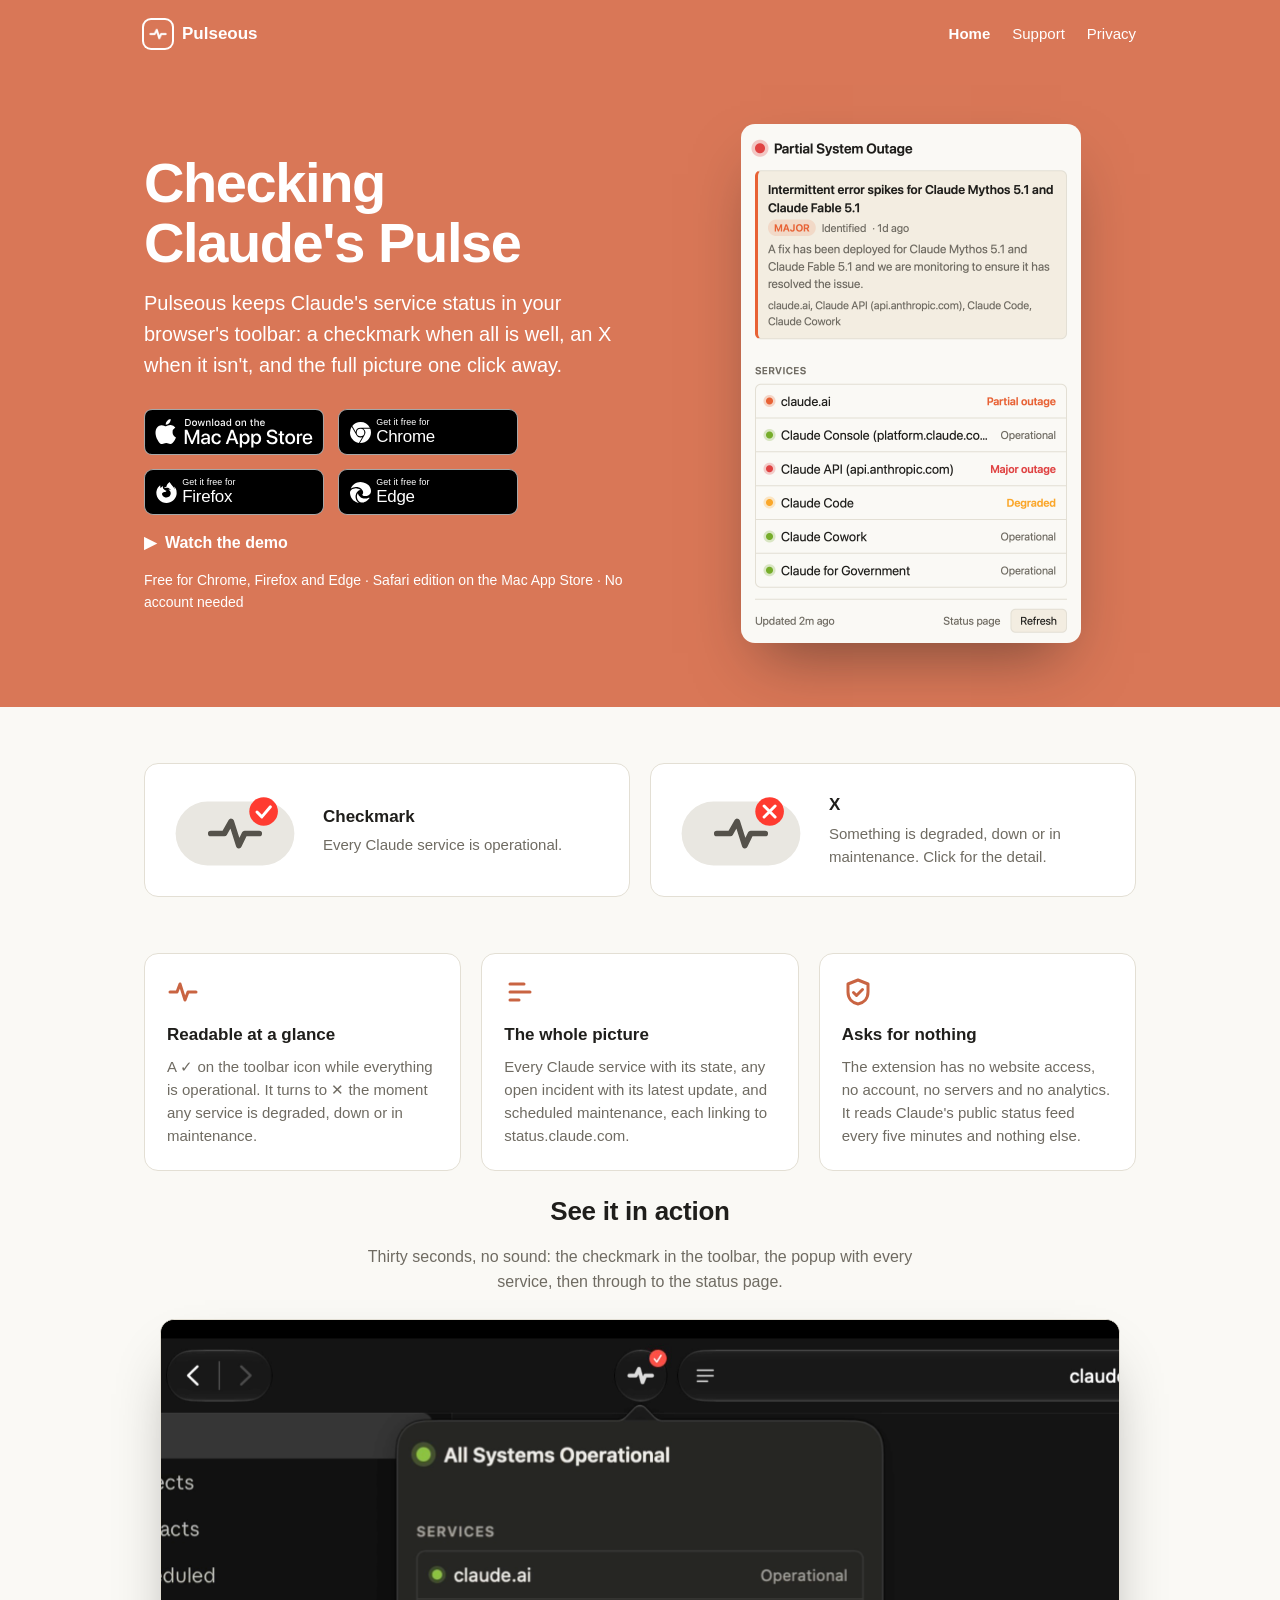
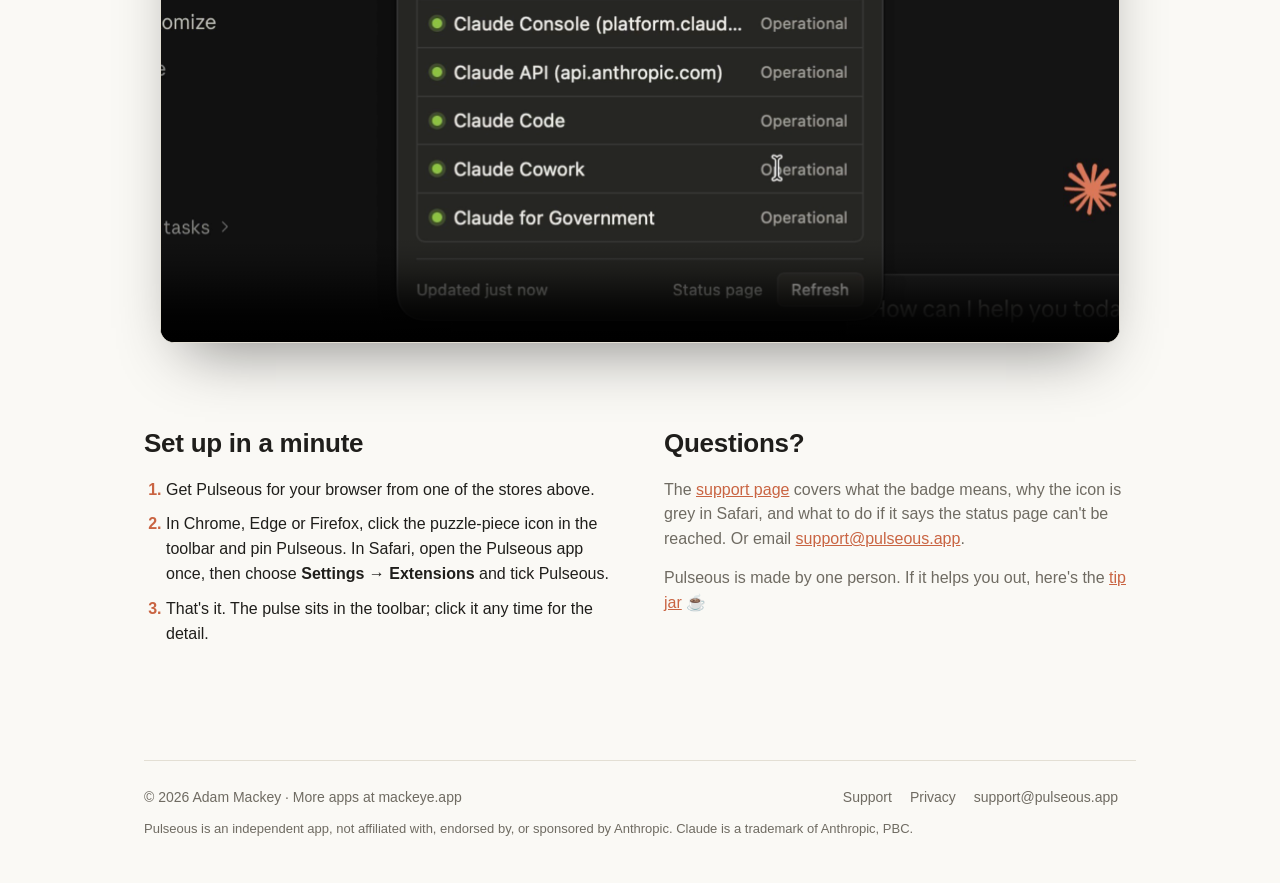
<file: index.html>
<!doctype html>
<html lang="en">
<head>
  <meta charset="utf-8">
  <meta name="viewport" content="width=device-width, initial-scale=1">
  <title>Pulseous – Claude's status, one click away</title>
  <meta name="description" content="A status monitor for Claude in your browser's toolbar: a checkmark when all is well, an X when it isn't, and the full picture one click away.">
  <meta name="theme-color" content="#c96442">
  <link rel="icon" href="favicon.ico" sizes="any">
  <link rel="icon" type="image/png" sizes="192x192" href="favicon-192.png">
  <link rel="icon" type="image/png" sizes="32x32" href="favicon-32.png">
  <link rel="icon" type="image/png" sizes="16x16" href="favicon-16.png">
  <link rel="apple-touch-icon" href="apple-touch-icon.png">
  <meta property="og:type" content="website">
  <meta property="og:site_name" content="Pulseous">
  <meta property="og:title" content="Pulseous – Claude's status, one click away">
  <meta property="og:description" content="A status monitor for Claude in your browser's toolbar: a checkmark when all is well, an X when it isn't, and the full picture one click away.">
  <meta property="og:url" content="https://pulseous.app/">
  <meta property="og:image" content="https://pulseous.app/og.png?v=2">
  <meta name="twitter:card" content="summary_large_image">
  <link rel="canonical" href="https://pulseous.app/">
  <!-- Tells Google the site's name, so results can say "Pulseous" instead of the domain. -->
  <script type="application/ld+json">{"@context": "https://schema.org", "@type": "WebSite", "name": "Pulseous", "url": "https://pulseous.app/"}</script>
  <link rel="stylesheet" href="style.css?v=15">
</head>
<body>
<div class="wrap">
  <nav class="nav">
    <a class="brand" href="index.html"><img src="icon.png" width="28" height="28" alt="">Pulseous</a>
    <div class="links"><a href="index.html" aria-current="page">Home</a><a href="support.html">Support</a><a href="privacy.html">Privacy</a></div>
  </nav>
  <section class="hero">
    <div>
      <h1>Checking Claude's Pulse</h1>
      <p class="lead">Pulseous keeps Claude's service status in your browser's toolbar: a checkmark when all is well, an X when it isn't, and the full picture one click away.</p>
      <div class="badges" id="installs">
        <a class="store-badge" href="https://apps.apple.com/app/pulseous/id6813143227" rel="noopener"><img src="mac-app-store-badge.svg" width="180" height="46" alt="Download on the Mac App Store"></a>
        <a class="store-badge browser" href="https://chromewebstore.google.com/detail/pulseous/ggbklhhohpakjfhkapomhafkbadcjbjk" rel="noopener"><svg viewBox="0 0 24 24" width="24" height="24" fill="currentColor" aria-hidden="true"><path d="M12 0C8.21 0 4.831 1.757 2.632 4.501l3.953 6.848A5.454 5.454 0 0 1 12 6.545h10.691A12 12 0 0 0 12 0zM1.931 5.47A11.943 11.943 0 0 0 0 12c0 6.012 4.42 10.991 10.189 11.864l3.953-6.847a5.45 5.45 0 0 1-6.865-2.29zm13.342 2.166a5.446 5.446 0 0 1 1.45 7.09l.002.001h-.002l-5.344 9.257c.206.01.413.016.621.016 6.627 0 12-5.373 12-12 0-1.54-.29-3.011-.818-4.364zM12 16.364a4.364 4.364 0 1 1 0-8.728 4.364 4.364 0 0 1 0 8.728Z"/></svg><span><small>Get it free for</small>Chrome</span></a>
        <a class="store-badge browser" href="https://addons.mozilla.org/firefox/addon/pulseous/" rel="noopener"><svg viewBox="0 0 24 24" width="24" height="24" fill="currentColor" aria-hidden="true"><path d="M8.824 7.287c.008 0 .004 0 0 0zm-2.8-1.4c.006 0 .003 0 0 0zm16.754 2.161c-.505-1.215-1.53-2.528-2.333-2.943.654 1.283 1.033 2.57 1.177 3.53l.002.02c-1.314-3.278-3.544-4.6-5.366-7.477-.091-.147-.184-.292-.273-.446a3.545 3.545 0 01-.13-.24 2.118 2.118 0 01-.172-.46.03.03 0 00-.027-.03.038.038 0 00-.021 0l-.006.001a.037.037 0 00-.01.005L15.624 0c-2.585 1.515-3.657 4.168-3.932 5.856a6.197 6.197 0 00-2.305.587.297.297 0 00-.147.37c.057.162.24.24.396.17a5.622 5.622 0 012.008-.523l.067-.005a5.847 5.847 0 011.957.222l.095.03a5.816 5.816 0 01.616.228c.08.036.16.073.238.112l.107.055a5.835 5.835 0 01.368.211 5.953 5.953 0 012.034 2.104c-.62-.437-1.733-.868-2.803-.681 4.183 2.09 3.06 9.292-2.737 9.02a5.164 5.164 0 01-1.513-.292 4.42 4.42 0 01-.538-.232c-1.42-.735-2.593-2.121-2.74-3.806 0 0 .537-2 3.845-2 .357 0 1.38-.998 1.398-1.287-.005-.095-2.029-.9-2.817-1.677-.422-.416-.622-.616-.8-.767a3.47 3.47 0 00-.301-.227 5.388 5.388 0 01-.032-2.842c-1.195.544-2.124 1.403-2.8 2.163h-.006c-.46-.584-.428-2.51-.402-2.913-.006-.025-.343.176-.389.206-.406.29-.787.616-1.136.974-.397.403-.76.839-1.085 1.303a9.816 9.816 0 00-1.562 3.52c-.003.013-.11.487-.19 1.073-.013.09-.026.181-.037.272a7.8 7.8 0 00-.069.667l-.002.034-.023.387-.001.06C.386 18.795 5.593 24 12.016 24c5.752 0 10.527-4.176 11.463-9.661.02-.149.035-.298.052-.448.232-1.994-.025-4.09-.753-5.844z"/></svg><span><small>Get it free for</small>Firefox</span></a>
        <a class="store-badge browser" href="https://microsoftedge.microsoft.com/addons/detail/pulseous/eegmeobgehpnplbibhppojjoheoeeodf" rel="noopener"><svg viewBox="0 0 24 24" width="24" height="24" fill="currentColor" aria-hidden="true"><path d="M21.86 17.86q.14 0 .25.12.1.13.1.25t-.11.33l-.32.46-.43.53-.44.5q-.21.25-.38.42l-.22.23q-.58.53-1.34 1.04-.76.51-1.6.91-.86.4-1.74.64t-1.67.24q-.9 0-1.69-.28-.8-.28-1.48-.78-.68-.5-1.22-1.17-.53-.66-.92-1.44-.38-.77-.58-1.6-.2-.83-.2-1.67 0-1 .32-1.96.33-.97.87-1.8.14.95.55 1.77.41.82 1.02 1.5.6.68 1.38 1.21.78.54 1.64.9.86.36 1.77.56.92.2 1.8.2 1.12 0 2.18-.24 1.06-.23 2.06-.72l.2-.1.2-.05zm-15.5-1.27q0 1.1.27 2.15.27 1.06.78 2.03.51.96 1.24 1.77.74.82 1.66 1.4-1.47-.2-2.8-.74-1.33-.55-2.48-1.37-1.15-.83-2.08-1.9-.92-1.07-1.58-2.33T.36 14.94Q0 13.54 0 12.06q0-.81.32-1.49.31-.68.83-1.23.53-.55 1.2-.96.66-.4 1.35-.66.74-.27 1.5-.39.78-.12 1.55-.12.7 0 1.42.1.72.12 1.4.35.68.23 1.32.57.63.35 1.16.83-.35 0-.7.07-.33.07-.65.23v-.02q-.63.28-1.2.74-.57.46-1.05 1.04-.48.58-.87 1.26-.38.67-.65 1.39-.27.71-.42 1.44-.15.72-.15 1.38zM11.96.06q1.7 0 3.33.39 1.63.38 3.07 1.15 1.43.77 2.62 1.93 1.18 1.16 1.98 2.7.49.94.76 1.96.28 1 .28 2.08 0 .89-.23 1.7-.24.8-.69 1.48-.45.68-1.1 1.22-.64.53-1.45.88-.54.24-1.11.36-.58.13-1.16.13-.42 0-.97-.03-.54-.03-1.1-.12-.55-.1-1.05-.28-.5-.19-.84-.5-.12-.09-.23-.24-.1-.16-.1-.33 0-.15.16-.35.16-.2.35-.5.2-.28.36-.68.16-.4.16-.95 0-1.06-.4-1.96-.4-.91-1.06-1.64-.66-.74-1.52-1.28-.86-.55-1.79-.89-.84-.3-1.72-.44-.87-.14-1.76-.14-1.55 0-3.06.45T.94 7.55q.71-1.74 1.81-3.13 1.1-1.38 2.52-2.35Q6.68 1.1 8.37.58q1.7-.52 3.58-.52Z"/></svg><span><small>Get it free for</small>Edge</span></a>
      </div>
      <p class="demo-link"><a id="watch-demo" href="#demo">▶&#xFE0E;&nbsp; Watch the demo</a></p>
      <p class="fineprint">Free for Chrome, Firefox and Edge · Safari edition on the Mac App Store · No account needed</p>
    </div>
    <div class="hero-shot">
      <picture>
        <source srcset="popup-dark.png" media="(prefers-color-scheme: dark)">
        <img src="popup-light.png" width="340" height="519" alt="The Pulseous popup: an open incident and the status of every Claude service">
      </picture>
    </div>
  </section>

  <section class="states" aria-label="What the toolbar badge shows">
    <figure class="state">
      <svg viewBox="0 0 120 84" role="img" aria-label="The Pulseous toolbar icon with a checkmark badge">
        <rect class="tb-bg" x="6" y="16" width="108" height="58" rx="29"/>
        <path class="tb-glyph" d="M38 45H50.3L56.5 34 63.5 56 68.8 45H82"/>
        <circle cx="86" cy="25" r="13" fill="#ff3b30"/>
        <path class="tb-mark" d="M80 25.5l4.4 4.4 7.8-9.2"/>
      </svg>
      <figcaption><strong>Checkmark</strong>Every Claude service is operational.</figcaption>
    </figure>
    <figure class="state">
      <svg viewBox="0 0 120 84" role="img" aria-label="The Pulseous toolbar icon with an X badge">
        <rect class="tb-bg" x="6" y="16" width="108" height="58" rx="29"/>
        <path class="tb-glyph" d="M38 45H50.3L56.5 34 63.5 56 68.8 45H82"/>
        <circle cx="86" cy="25" r="13" fill="#ff3b30"/>
        <path class="tb-mark" d="M81 20l10 10M91 20l-10 10"/>
      </svg>
      <figcaption><strong>X</strong>Something is degraded, down or in maintenance. Click for the detail.</figcaption>
    </figure>
  </section>

  <section class="features">
    <div class="feature">
      <svg viewBox="0 0 32 32" width="32" height="32" fill="none" stroke="currentColor" stroke-width="3" stroke-linecap="round" stroke-linejoin="round" aria-hidden="true"><path d="M3 16h7l3-8 5 16 3-8h8"/></svg>
      <h3>Readable at a glance</h3>
      <p>A ✓ on the toolbar icon while everything is operational. It turns to ✕ the moment any service is degraded, down or in maintenance.</p>
    </div>
    <div class="feature">
      <svg viewBox="0 0 32 32" width="32" height="32" fill="none" stroke="currentColor" stroke-width="3" stroke-linecap="round" aria-hidden="true"><path d="M6 8h14M6 16h20M6 24h9"/></svg>
      <h3>The whole picture</h3>
      <p>Every Claude service with its state, any open incident with its latest update, and scheduled maintenance, each linking to status.claude.com.</p>
    </div>
    <div class="feature">
      <svg viewBox="0 0 32 32" width="32" height="32" fill="none" stroke="currentColor" stroke-width="3" stroke-linecap="round" stroke-linejoin="round" aria-hidden="true"><path d="M16 4l10 4v8c0 7-4.5 11-10 12C10.5 27 6 23 6 16V8z"/><path d="M11.5 16.5l3 3 6-6"/></svg>
      <h3>Asks for nothing</h3>
      <p>The extension has no website access, no account, no servers and no analytics. It reads Claude's public status feed every five minutes and nothing else.</p>
    </div>
  </section>

  <section class="demo" id="demo">
    <h2 class="section-title">See it in action</h2>
    <p class="section-note">Thirty seconds, no sound: the checkmark in the toolbar, the popup with every service, then through to the status page.</p>
    <video class="demo-video" controls preload="metadata" playsinline poster="demo-poster.jpg" width="1920" height="1248">
      <source src="demo.mp4" type="video/mp4">
      Your browser can't play this video. <a href="demo.mp4">Download it</a> instead.
    </video>
  </section>

  <section class="howto">
    <div>
      <h2 class="section-title">Set up in a minute</h2>
      <ol class="steps">
        <li>Get Pulseous for your browser from one of the stores above.</li>
        <li>In Chrome, Edge or Firefox, click the puzzle-piece icon in the toolbar and pin Pulseous. In Safari, open the Pulseous app once, then choose <strong>Settings → Extensions</strong> and tick Pulseous.</li>
        <li>That's it. The pulse sits in the toolbar; click it any time for the detail.</li>
      </ol>
    </div>
    <div>
      <h2 class="section-title">Questions?</h2>
      <p class="section-note">The <a href="support.html">support page</a> covers what the badge means, why the icon is grey in Safari, and what to do if it says the status page can't be reached. Or email <a href="mailto:support@pulseous.app?subject=Pulseous">support@pulseous.app</a>.</p>
      <p class="section-note coffee">Pulseous is made by one person. If it helps you out, here's the <a href="https://buymeacoffee.com/adammackey" rel="noopener">tip jar</a> ☕</p>
    </div>
  </section>
  <footer>
    <div class="row">
      <span>© 2026 Adam Mackey · <a href="https://mackeye.app">More apps at mackeye.app</a></span>
      <span><a href="support.html">Support</a><a href="privacy.html">Privacy</a><a href="mailto:support@pulseous.app?subject=Pulseous">support@pulseous.app</a></span>
    </div>
    <p class="legal">Pulseous is an independent app, not affiliated with, endorsed by, or sponsored by Anthropic. Claude is a trademark of Anthropic, PBC.</p>
  </footer>
</div>
<script>
  // "Watch the demo": scroll to the player and start it (a click counts as a user gesture).
  document.getElementById("watch-demo").addEventListener("click", (e) => {
    const video = document.querySelector(".demo-video");
    if (!video) return;
    e.preventDefault();
    video.scrollIntoView({ behavior: "smooth", block: "center" });
    video.play().catch(() => {});
  });
</script>
<!-- Cloudflare Web Analytics --><script type='module' src='https://static.cloudflareinsights.com/beacon.min.js' data-cf-beacon='{"token": "8187028facce42d5b4481101a3ce2d41"}'></script><!-- End Cloudflare Web Analytics -->
</body>
</html>
</file>
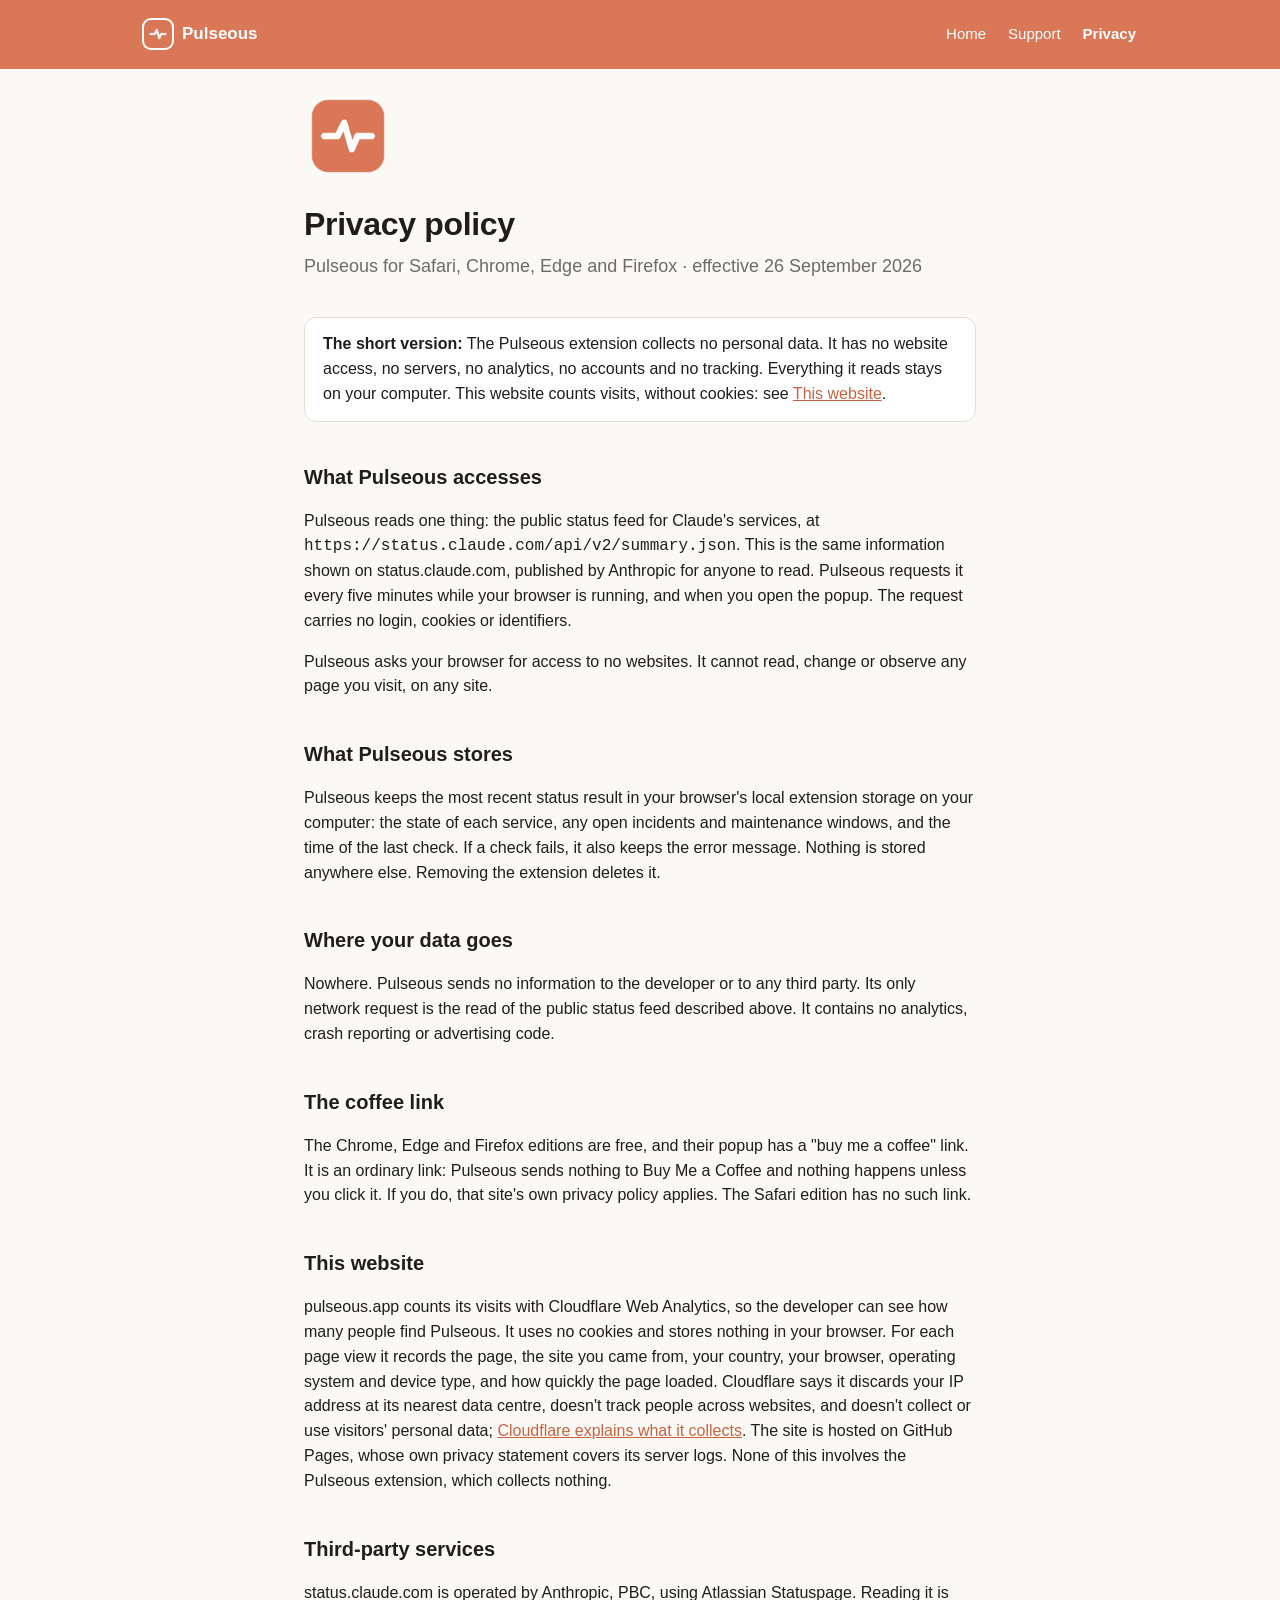
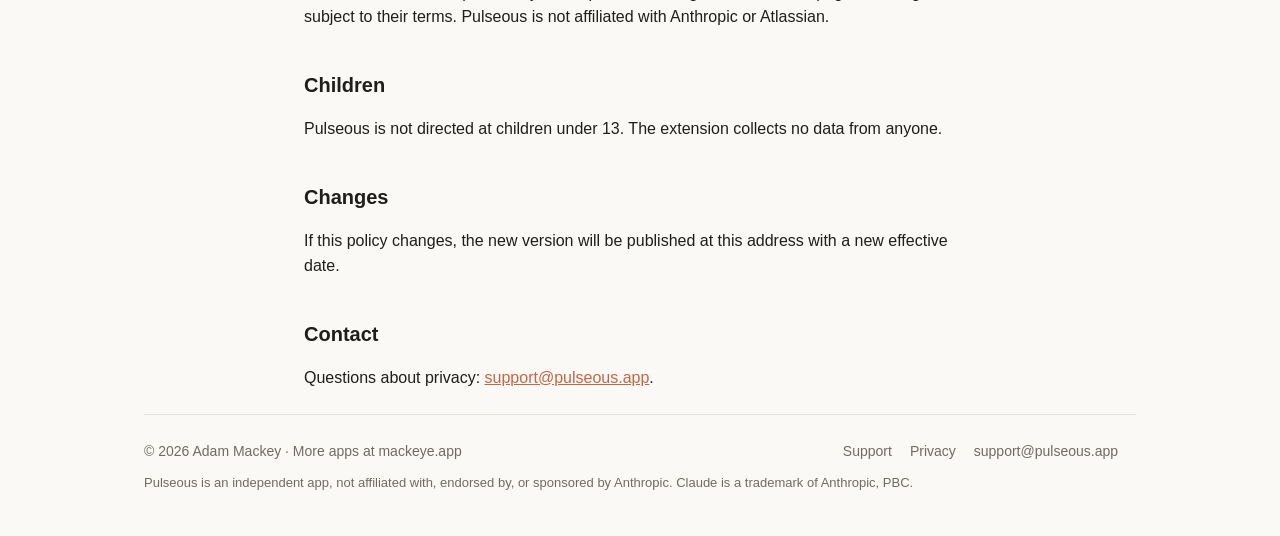
<file: privacy.html>
<!doctype html>
<html lang="en">
<head>
  <meta charset="utf-8">
  <meta name="viewport" content="width=device-width, initial-scale=1">
  <title>Pulseous – privacy policy</title>
  <meta name="description" content="Pulseous collects no personal data: no website access, no servers, no analytics, nothing leaves your computer.">
  <meta name="theme-color" content="#c96442">
  <link rel="icon" href="favicon.ico" sizes="any">
  <link rel="icon" type="image/png" sizes="192x192" href="favicon-192.png">
  <link rel="icon" type="image/png" sizes="32x32" href="favicon-32.png">
  <link rel="icon" type="image/png" sizes="16x16" href="favicon-16.png">
  <link rel="apple-touch-icon" href="apple-touch-icon.png">
  <meta property="og:type" content="website">
  <meta property="og:site_name" content="Pulseous">
  <meta property="og:title" content="Pulseous – privacy policy">
  <meta property="og:description" content="Pulseous collects no personal data: no website access, no servers, no analytics, nothing leaves your computer.">
  <meta property="og:url" content="https://pulseous.app/privacy.html">
  <meta property="og:image" content="https://pulseous.app/og.png?v=2">
  <meta name="twitter:card" content="summary_large_image">
  <link rel="canonical" href="https://pulseous.app/privacy.html">
  <link rel="stylesheet" href="style.css?v=15">
</head>
<body>
<div class="wrap">
  <nav class="nav">
    <a class="brand" href="index.html"><img src="icon.png" width="28" height="28" alt="">Pulseous</a>
    <div class="links"><a href="index.html">Home</a><a href="support.html">Support</a><a href="privacy.html" aria-current="page">Privacy</a></div>
  </nav>
</div>
<div class="wrap narrow">
  <header class="page">
    <img src="icon.png" width="88" height="88" alt="">
    <h1>Privacy policy</h1>
    <p class="tagline">Pulseous for Safari, Chrome, Edge and Firefox · effective 26 September 2026</p>
  </header>

  <p class="note"><strong>The short version:</strong> The Pulseous extension collects no personal data. It has no website access, no servers, no analytics, no accounts and no tracking. Everything it reads stays on your computer. This website counts visits, without cookies: see <a href="#this-website">This website</a>.</p>

  <h2>What Pulseous accesses</h2>
  <p>Pulseous reads one thing: the public status feed for Claude's services, at <code>https://status.claude.com/api/v2/summary.json</code>. This is the same information shown on status.claude.com, published by Anthropic for anyone to read. Pulseous requests it every five minutes while your browser is running, and when you open the popup. The request carries no login, cookies or identifiers.</p>
  <p>Pulseous asks your browser for access to no websites. It cannot read, change or observe any page you visit, on any site.</p>

  <h2>What Pulseous stores</h2>
  <p>Pulseous keeps the most recent status result in your browser's local extension storage on your computer: the state of each service, any open incidents and maintenance windows, and the time of the last check. If a check fails, it also keeps the error message. Nothing is stored anywhere else. Removing the extension deletes it.</p>

  <h2>Where your data goes</h2>
  <p>Nowhere. Pulseous sends no information to the developer or to any third party. Its only network request is the read of the public status feed described above. It contains no analytics, crash reporting or advertising code.</p>

  <h2>The coffee link</h2>
  <p>The Chrome, Edge and Firefox editions are free, and their popup has a "buy me a coffee" link. It is an ordinary link: Pulseous sends nothing to Buy Me a Coffee and nothing happens unless you click it. If you do, that site's own privacy policy applies. The Safari edition has no such link.</p>

  <h2 id="this-website">This website</h2>
  <p>pulseous.app counts its visits with Cloudflare Web Analytics, so the developer can see how many people find Pulseous. It uses no cookies and stores nothing in your browser. For each page view it records the page, the site you came from, your country, your browser, operating system and device type, and how quickly the page loaded. Cloudflare says it discards your IP address at its nearest data centre, doesn't track people across websites, and doesn't collect or use visitors' personal data; <a href="https://developers.cloudflare.com/web-analytics/data-metrics/data-origin-and-collection/">Cloudflare explains what it collects</a>. The site is hosted on GitHub Pages, whose own privacy statement covers its server logs. None of this involves the Pulseous extension, which collects nothing.</p>

  <h2>Third-party services</h2>
  <p>status.claude.com is operated by Anthropic, PBC, using Atlassian Statuspage. Reading it is subject to their terms. Pulseous is not affiliated with Anthropic or Atlassian.</p>

  <h2>Children</h2>
  <p>Pulseous is not directed at children under 13. The extension collects no data from anyone.</p>

  <h2>Changes</h2>
  <p>If this policy changes, the new version will be published at this address with a new effective date.</p>

  <h2>Contact</h2>
  <p>Questions about privacy: <a href="mailto:support@pulseous.app?subject=Pulseous%20privacy">support@pulseous.app</a>.</p>

</div>
<div class="wrap">
  <footer>
    <div class="row">
      <span>© 2026 Adam Mackey · <a href="https://mackeye.app">More apps at mackeye.app</a></span>
      <span><a href="support.html">Support</a><a href="privacy.html">Privacy</a><a href="mailto:support@pulseous.app?subject=Pulseous">support@pulseous.app</a></span>
    </div>
    <p class="legal">Pulseous is an independent app, not affiliated with, endorsed by, or sponsored by Anthropic. Claude is a trademark of Anthropic, PBC.</p>
  </footer>
</div>
<!-- Cloudflare Web Analytics --><script type='module' src='https://static.cloudflareinsights.com/beacon.min.js' data-cf-beacon='{"token": "8187028facce42d5b4481101a3ce2d41"}'></script><!-- End Cloudflare Web Analytics -->
</body>
</html>
</file>
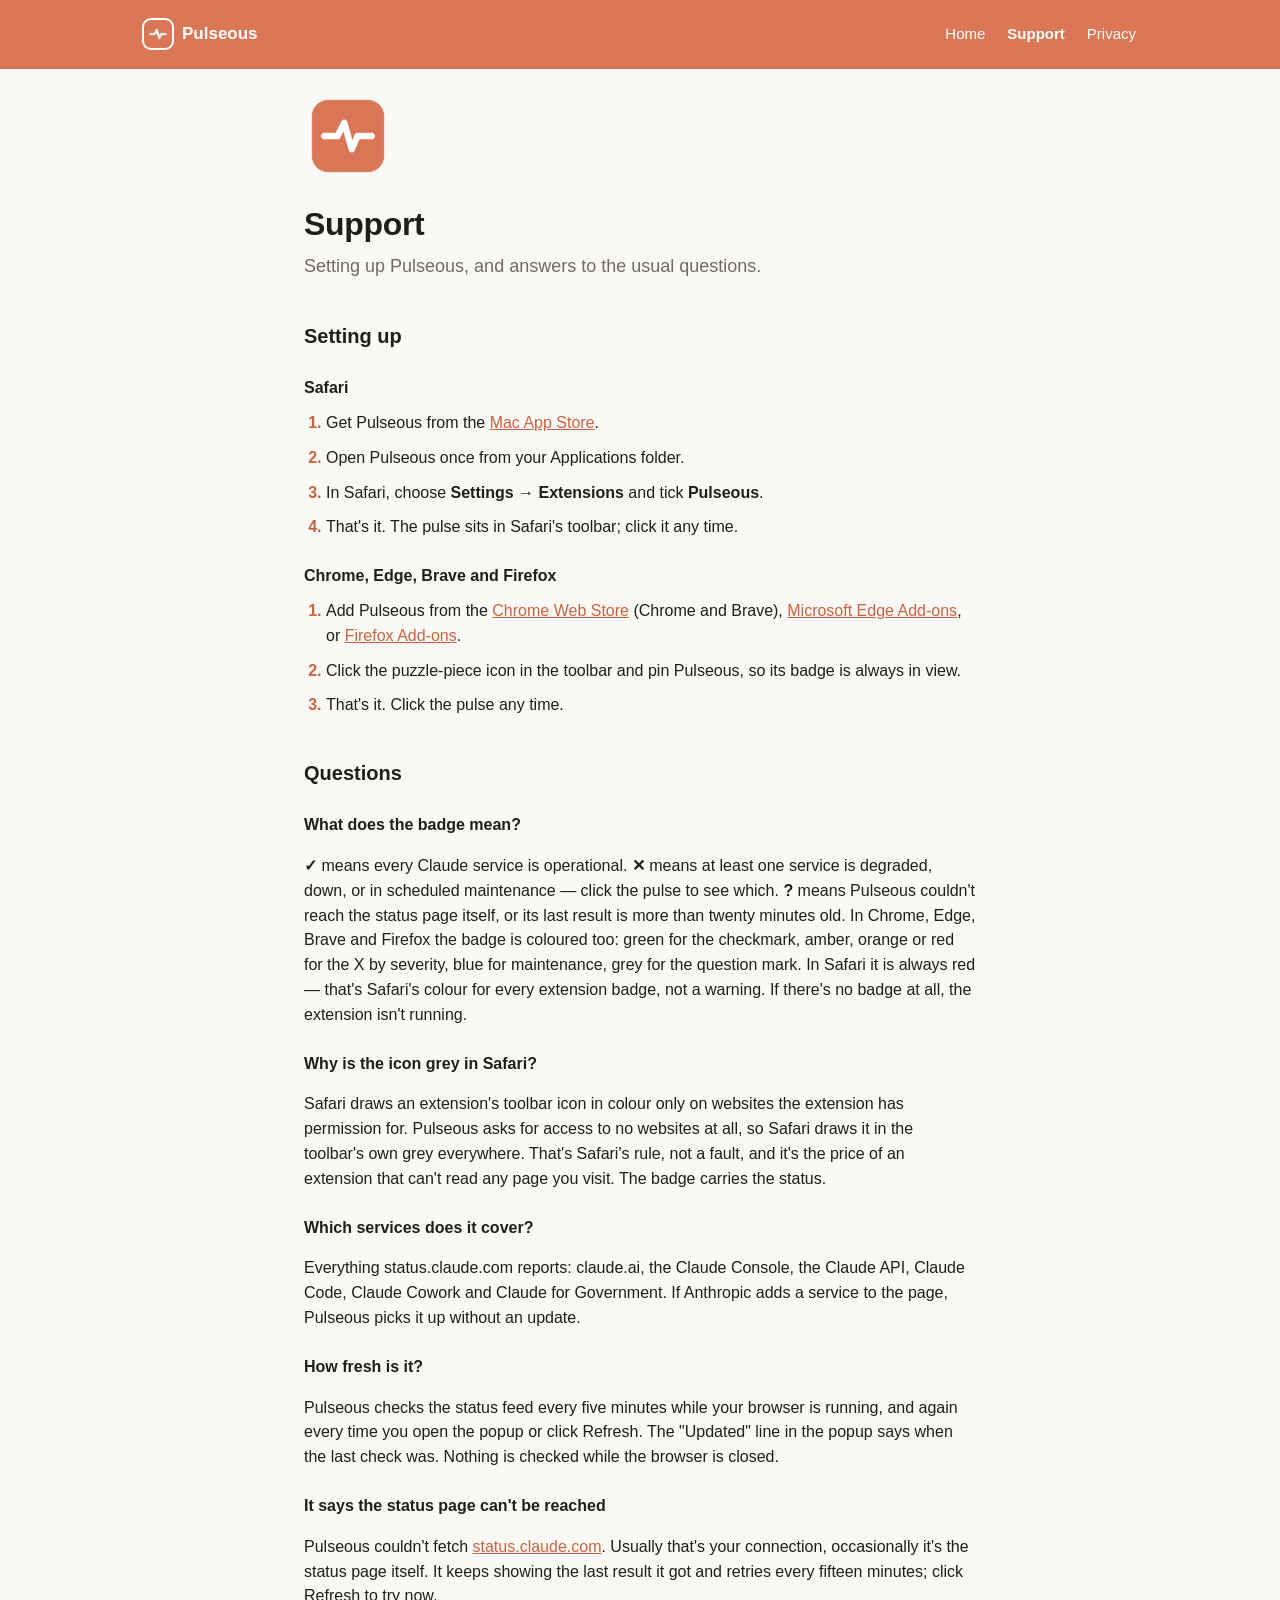
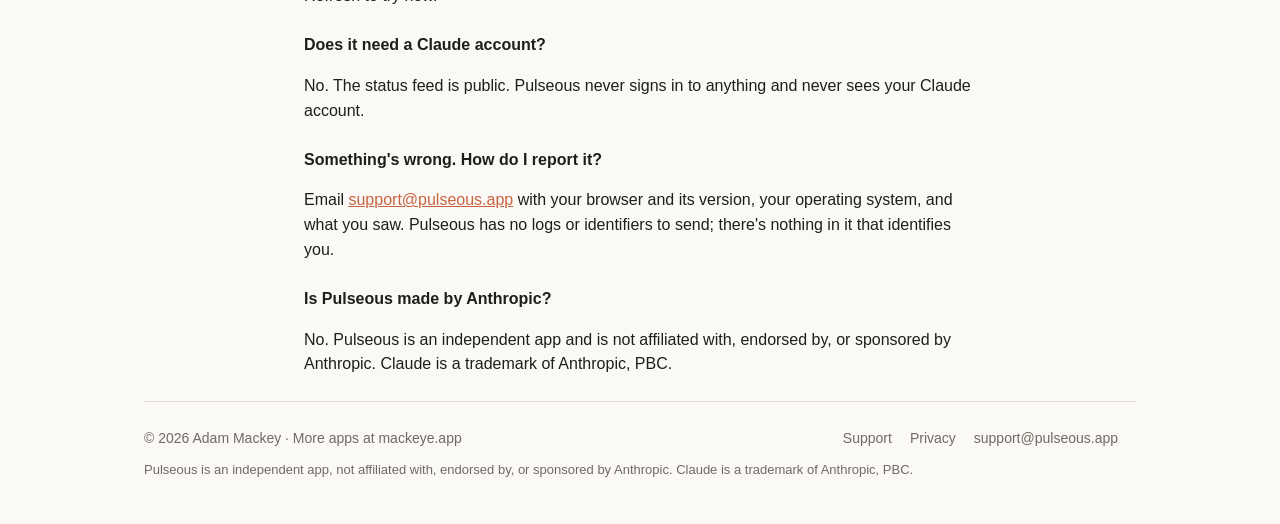
<file: support.html>
<!doctype html>
<html lang="en">
<head>
  <meta charset="utf-8">
  <meta name="viewport" content="width=device-width, initial-scale=1">
  <title>Pulseous – support</title>
  <meta name="description" content="Setup steps and answers for Pulseous, the status monitor for Claude in Safari, Chrome, Edge and Firefox.">
  <meta name="theme-color" content="#c96442">
  <link rel="icon" href="favicon.ico" sizes="any">
  <link rel="icon" type="image/png" sizes="192x192" href="favicon-192.png">
  <link rel="icon" type="image/png" sizes="32x32" href="favicon-32.png">
  <link rel="icon" type="image/png" sizes="16x16" href="favicon-16.png">
  <link rel="apple-touch-icon" href="apple-touch-icon.png">
  <meta property="og:type" content="website">
  <meta property="og:site_name" content="Pulseous">
  <meta property="og:title" content="Pulseous – support">
  <meta property="og:description" content="Setup steps and answers for Pulseous, the status monitor for Claude in Safari, Chrome, Edge and Firefox.">
  <meta property="og:url" content="https://pulseous.app/support.html">
  <meta property="og:image" content="https://pulseous.app/og.png?v=2">
  <meta name="twitter:card" content="summary_large_image">
  <link rel="canonical" href="https://pulseous.app/support.html">
  <link rel="stylesheet" href="style.css?v=15">
</head>
<body>
<div class="wrap">
  <nav class="nav">
    <a class="brand" href="index.html"><img src="icon.png" width="28" height="28" alt="">Pulseous</a>
    <div class="links"><a href="index.html">Home</a><a href="support.html" aria-current="page">Support</a><a href="privacy.html">Privacy</a></div>
  </nav>
</div>
<div class="wrap narrow">
  <header class="page">
    <img src="icon.png" width="88" height="88" alt="">
    <h1>Support</h1>
    <p class="tagline">Setting up Pulseous, and answers to the usual questions.</p>
  </header>

  <h2>Setting up</h2>
  <h3>Safari</h3>
  <ol class="steps">
    <li>Get Pulseous from the <a href="https://apps.apple.com/app/pulseous/id6813143227" rel="noopener">Mac App Store</a>.</li>
    <li>Open Pulseous once from your Applications folder.</li>
    <li>In Safari, choose <strong>Settings → Extensions</strong> and tick <strong>Pulseous</strong>.</li>
    <li>That's it. The pulse sits in Safari's toolbar; click it any time.</li>
  </ol>
  <h3>Chrome, Edge, Brave and Firefox</h3>
  <ol class="steps">
    <li>Add Pulseous from the <a href="https://chromewebstore.google.com/detail/pulseous/ggbklhhohpakjfhkapomhafkbadcjbjk" rel="noopener">Chrome Web Store</a> (Chrome and Brave), <a href="https://microsoftedge.microsoft.com/addons/detail/pulseous/eegmeobgehpnplbibhppojjoheoeeodf" rel="noopener">Microsoft Edge Add-ons</a>, or <a href="https://addons.mozilla.org/firefox/addon/pulseous/" rel="noopener">Firefox Add-ons</a>.</li>
    <li>Click the puzzle-piece icon in the toolbar and pin Pulseous, so its badge is always in view.</li>
    <li>That's it. Click the pulse any time.</li>
  </ol>

  <h2>Questions</h2>

  <h3>What does the badge mean?</h3>
  <p><strong>✓</strong> means every Claude service is operational. <strong>✕</strong> means at least one service is degraded, down, or in scheduled maintenance — click the pulse to see which. <strong>?</strong> means Pulseous couldn't reach the status page itself, or its last result is more than twenty minutes old. In Chrome, Edge, Brave and Firefox the badge is coloured too: green for the checkmark, amber, orange or red for the X by severity, blue for maintenance, grey for the question mark. In Safari it is always red — that's Safari's colour for every extension badge, not a warning. If there's no badge at all, the extension isn't running.</p>

  <h3>Why is the icon grey in Safari?</h3>
  <p>Safari draws an extension's toolbar icon in colour only on websites the extension has permission for. Pulseous asks for access to no websites at all, so Safari draws it in the toolbar's own grey everywhere. That's Safari's rule, not a fault, and it's the price of an extension that can't read any page you visit. The badge carries the status.</p>

  <h3>Which services does it cover?</h3>
  <p>Everything status.claude.com reports: claude.ai, the Claude Console, the Claude API, Claude Code, Claude Cowork and Claude for Government. If Anthropic adds a service to the page, Pulseous picks it up without an update.</p>

  <h3>How fresh is it?</h3>
  <p>Pulseous checks the status feed every five minutes while your browser is running, and again every time you open the popup or click Refresh. The "Updated" line in the popup says when the last check was. Nothing is checked while the browser is closed.</p>

  <h3>It says the status page can't be reached</h3>
  <p>Pulseous couldn't fetch <a href="https://status.claude.com">status.claude.com</a>. Usually that's your connection, occasionally it's the status page itself. It keeps showing the last result it got and retries every fifteen minutes; click Refresh to try now.</p>

  <h3>Does it need a Claude account?</h3>
  <p>No. The status feed is public. Pulseous never signs in to anything and never sees your Claude account.</p>

  <h3>Something's wrong. How do I report it?</h3>
  <p>Email <a href="mailto:support@pulseous.app?subject=Pulseous">support@pulseous.app</a> with your browser and its version, your operating system, and what you saw. Pulseous has no logs or identifiers to send; there's nothing in it that identifies you.</p>

  <h3>Is Pulseous made by Anthropic?</h3>
  <p>No. Pulseous is an independent app and is not affiliated with, endorsed by, or sponsored by Anthropic. Claude is a trademark of Anthropic, PBC.</p>
</div>
<div class="wrap">
  <footer>
    <div class="row">
      <span>© 2026 Adam Mackey · <a href="https://mackeye.app">More apps at mackeye.app</a></span>
      <span><a href="support.html">Support</a><a href="privacy.html">Privacy</a><a href="mailto:support@pulseous.app?subject=Pulseous">support@pulseous.app</a></span>
    </div>
    <p class="legal">Pulseous is an independent app, not affiliated with, endorsed by, or sponsored by Anthropic. Claude is a trademark of Anthropic, PBC.</p>
  </footer>
</div>
<!-- Cloudflare Web Analytics --><script type='module' src='https://static.cloudflareinsights.com/beacon.min.js' data-cf-beacon='{"token": "8187028facce42d5b4481101a3ce2d41"}'></script><!-- End Cloudflare Web Analytics -->
</body>
</html>
</file>
<file: style.css>
/* ==== BEGIN SHARED — generated from ~/SiteStyle/base.css by ~/SiteStyle/sync.py. Edit it there, not here. ==== */
/* Shared stylesheet for meterous.app and pulseous.app.
   This file is the source of truth. ~/SiteStyle/sync.py copies it, verbatim, into
   the marked block at the top of each site's style.css; each site's own components
   follow that block. Edit here, then run sync.py — never edit the copies. */
:root {
  color-scheme: light dark;
  --bg: #faf9f5;
  --card: #ffffff;
  --text: #1f1e1b;
  --muted: #6f6b62;
  --line: #e3dfd4;
  --accent: #c96442;
  --band: #d97757;   /* the apps' clay: their icons' colour, and MackEye's --clay */
  --on-band: #fff;
  --tb-bg: #e9e7e1;  /* the toolbar pictures in the state cards: button and glyph */
  --tb-glyph: #55524b;
}
@media (prefers-color-scheme: dark) {
  :root { --bg: #262624; --card: #2f2e2b; --text: #f0eee6; --muted: #a6a39a; --line: #3f3d39; --accent: #d97757;
          --tb-bg: #171716; --tb-glyph: #d0cec8; }
}
* { box-sizing: border-box; }
body {
  margin: 0;
  background: var(--bg);
  color: var(--text);
  font: 16px/1.55 -apple-system, BlinkMacSystemFont, "Helvetica Neue", Helvetica, Arial, sans-serif;
}
/* The hero glow reaches past the screenshot, and on a phone that is past the edge of the
   screen: the page scrolled sideways, and Chrome on Android zoomed out to fit it. Clip it
   at the edge. It has to be on both elements: set on body alone, the value is handed up
   to the viewport and body itself goes back to visible, so nothing is clipped. */
html, body { overflow-x: hidden; overflow-x: clip; }
a { color: var(--accent); }
.wrap { max-width: 1040px; margin: 0 auto; padding: 0 24px; }
.narrow { max-width: 720px; }

/* The band, as on mackeye.app (2026-09-28): the nav and the hero sit on a full-width
   band of the apps' clay, with white text, in light and dark mode alike. It's their own
   background, stretched to the window's edges by a spread shadow and clipped back to
   their height, so the markup stays as it is. Support and Privacy get just the nav. */
.nav, .hero { background: var(--band); box-shadow: 0 0 0 100vmax var(--band); clip-path: inset(0 -100vmax); }
/* The nav's clay reaches 1px under it, so where it meets the hero mid-pixel the page
   behind can't show through as a dark hairline. The hero paints over the overlap. */
.nav { clip-path: inset(0 -100vmax -1px); }
/* The band paints the hero's padding too, so the space between the band and the first
   cards has to be a margin: 56px, the gap Pulseous already leaves between its two rows of cards. */
.hero { margin-bottom: 56px; }

/* Navigation */
.nav { display: flex; align-items: center; justify-content: space-between; padding: 20px 0; }
.brand { display: flex; align-items: center; gap: 10px; color: var(--on-band); text-decoration: none; font-weight: 600; font-size: 17px; }
/* A white ring, so the clay tile doesn't vanish into the clay band. */
.brand img { width: 28px; height: 28px; border-radius: 7px; box-shadow: 0 0 0 2px var(--on-band); }
/* Full white: dimming them dropped them to about 2.7:1 on the clay. The current page is
   marked by weight instead. */
.nav .links a { margin-left: 22px; color: var(--on-band); text-decoration: none; font-size: 15px; }
.nav .links a[aria-current] { font-weight: 600; }
.nav .links a:hover { text-decoration: underline; text-underline-offset: 4px; }

/* Home: hero */
.hero { display: grid; grid-template-columns: 1.1fr 1fr; gap: 48px; align-items: center; padding: 56px 0 64px; }
.hero h1 { margin: 0 0 16px; font-size: 56px; line-height: 1.06; letter-spacing: -0.025em; text-wrap: balance; color: var(--on-band); }
.lead { margin: 0 0 28px; font-size: 20px; color: var(--muted); }
.cta { display: inline-flex; align-items: center; gap: 9px; padding: 12px 20px; border-radius: 10px; background: var(--accent); color: #fff; text-decoration: none; font-weight: 600; }
.cta svg { display: block; flex: none; }
.demo-link { margin: 16px 0 0; }
.demo-link a { color: var(--text); font-weight: 600; text-decoration: none; }
.demo-link a:hover { color: var(--accent); }
.cta:hover { filter: brightness(1.06); }
.cta.soon { background: var(--card); color: var(--muted); border: 1px solid var(--line); font-weight: 500; }
.cta-row { display: flex; flex-wrap: wrap; gap: 12px; align-items: center; }
.fineprint { margin: 14px 0 0; font-size: 14px; color: var(--muted); }
/* On the band. White on clay is 3.1:1, so the lead gets a little more weight. */
.hero .lead { color: var(--on-band); font-weight: 500; }
.hero .fineprint { color: var(--on-band); }
.hero .demo-link a, .hero .demo-link a:hover { color: var(--on-band); }
.hero .demo-link a:hover { text-decoration: underline; }
/* Store badges. Apple's badge is Apple's own artwork, shown exactly as supplied: its
   marketing guidelines ask for the black one whenever other stores' badges sit beside
   it, first in the row, never modified or animated (so: no hover effect), at least 40px
   tall, with clear space of a quarter of its height. The browser badges are ours, drawn
   to match it. Their glyph and type are sized in cqw, relative to the badge, so they
   shrink in step with Apple's artwork when the grid narrows on a phone; the px values
   are for browsers without container units. The logo sits at the left inset Apple's
   logo uses and the text follows it, left-aligned, the way Apple's badge is laid out.
   Centring the text was tried twice (logo and text centred together, then text centred
   beside a left logo) and both looked off next to Apple's badge. */
.badges { display: grid; grid-template-columns: repeat(2, minmax(0, 180px)); gap: 14px; }
.store-badge { display: block; border-radius: 5% / 19.5%; color: #fff; text-decoration: none; }
.store-badge img { display: block; width: 100%; height: auto; }
.store-badge.browser { container-type: inline-size; display: flex; align-items: center; gap: 3.6%; aspect-ratio: 156.1 / 40; padding: 0 5.9%; border: 1px solid #a6a6a6; background: #000; }
.store-badge.browser svg { display: block; flex: none; width: 24px; height: 24px; width: 13.4cqw; height: 13.4cqw; }
.store-badge.browser span { display: block; font-size: 19.5px; font-size: 10.8cqw; font-weight: 450; line-height: 1; letter-spacing: -0.015em; white-space: nowrap; }
.store-badge.browser small { display: block; margin-bottom: 2px; margin-bottom: 0.9cqw; font-size: 10px; font-size: 5.7cqw; font-weight: 400; letter-spacing: 0.01em; }
/* On the band, a deep shadow gives the popup its depth. (It had a clay glow behind it,
   which meant nothing once the band was clay too.) */
.hero-shot { position: relative; margin: 0; justify-self: center; }
.hero-shot picture { display: block; }
.hero-shot img { display: block; width: 340px; max-width: 100%; height: auto; border-radius: 14px; box-shadow: 0 30px 60px -20px rgba(31, 30, 27, 0.5); }

/* Home: two cards under the band, each a picture of the toolbar icon and what it's saying.
   Each site draws its own icon inside; .tb-bg is the toolbar button behind it. */
.states { display: grid; grid-template-columns: 1fr 1fr; gap: 20px; padding-bottom: 56px; }
.state { display: flex; align-items: center; gap: 22px; margin: 0; padding: 20px 24px; border-radius: 14px; background: var(--card); border: 1px solid var(--line); }
.state svg { flex: none; width: 132px; height: auto; }
.tb-bg { fill: var(--tb-bg); }
.state figcaption { font-size: 15px; color: var(--muted); }
.state figcaption strong { display: block; margin-bottom: 3px; font-size: 17px; color: var(--text); }

/* Home: features and steps */
.features { display: grid; grid-template-columns: repeat(3, 1fr); gap: 20px; padding-bottom: 20px; }
.feature { padding: 22px; border-radius: 14px; background: var(--card); border: 1px solid var(--line); }
.feature svg { display: block; width: 32px; height: 32px; margin-bottom: 14px; color: var(--accent); }
.feature h3 { margin: 0 0 6px; font-size: 17px; }
.feature p { margin: 0; font-size: 15px; color: var(--muted); }
.howto { display: grid; grid-template-columns: 1fr 1fr; gap: 48px; padding-bottom: 80px; }
.section-title { margin: 0 0 14px; font-size: 26px; letter-spacing: -0.01em; }
.section-note { margin: 0; color: var(--muted); }
.coffee { margin-top: 14px; }
ol.steps { margin: 0; padding-left: 22px; }
ol.steps li { margin: 10px 0; }
ol.steps li::marker { color: var(--accent); font-weight: 600; }

/* Home: demo video */
.demo { padding-bottom: 80px; text-align: center; }
.demo .section-note { max-width: 560px; margin: 0 auto; }
.demo-video { display: block; width: 100%; max-width: 960px; height: auto; margin: 24px auto 0; border-radius: 14px; border: 1px solid var(--line); box-shadow: 0 30px 60px -24px rgba(0, 0, 0, 0.45); background: #000; }

/* Support and privacy pages */
header.page { text-align: left; margin: 24px 0 36px; }
header.page img { width: 88px; height: 88px; border-radius: 20px; }
header.page h1 { margin: 12px 0 4px; font-size: 32px; letter-spacing: -0.01em; }
.tagline { margin: 0; font-size: 18px; color: var(--muted); }
h2 { margin: 40px 0 12px; font-size: 20px; }
h3 { margin: 24px 0 6px; font-size: 16px; }
.note { padding: 14px 18px; border-radius: 12px; background: var(--card); border: 1px solid var(--line); }
kbd { padding: 1px 6px; border: 1px solid var(--line); border-bottom-width: 2px; border-radius: 5px; background: var(--card); font: 13px ui-monospace, Menlo, monospace; }

/* Footer */
footer { margin-top: 24px; border-top: 1px solid var(--line); padding: 26px 0 44px; font-size: 14px; color: var(--muted); }
footer .row { display: flex; flex-wrap: wrap; gap: 8px 24px; justify-content: space-between; }
footer a { color: var(--muted); text-decoration: none; margin-right: 18px; }
footer a:hover { color: var(--text); }
footer .legal { margin: 10px 0 0; font-size: 13px; }

@media (max-width: 980px) {
  .hero { grid-template-columns: 1fr; gap: 36px; padding: 32px 0 56px; }
}

@media (max-width: 760px) {
  .hero { grid-template-columns: 1fr; gap: 32px; padding: 24px 0 48px; }
  .hero h1 { font-size: 36px; }
  .states, .features, .howto { grid-template-columns: 1fr; }
}

/* Narrower than 360px the nav doesn't fit on one line, and the overflow clip cut off its last
   link ("Privacy" at 320px). Let the links drop to a second line instead. */
@media (max-width: 359px) {
  .nav { flex-wrap: wrap; row-gap: 6px; }
  .nav .links a:first-child { margin-left: 0; }
}

/* Narrower than this, two badges side by side would take Apple's below its 40px minimum. */
@media (max-width: 374px) {
  .badges { grid-template-columns: minmax(0, 180px); }
}
/* ==== END SHARED ==== */

/* ==== Pulseous only ==== */

/* Its pictures in the two state cards (the cards themselves are shared): the pulse, and the
   mark on the badge. */
.tb-glyph { fill: none; stroke: var(--tb-glyph); stroke-width: 5.2; stroke-linecap: round; stroke-linejoin: round; }
.tb-mark { fill: none; stroke: #fff; stroke-width: 2.7; stroke-linecap: round; stroke-linejoin: round; }
</file>
